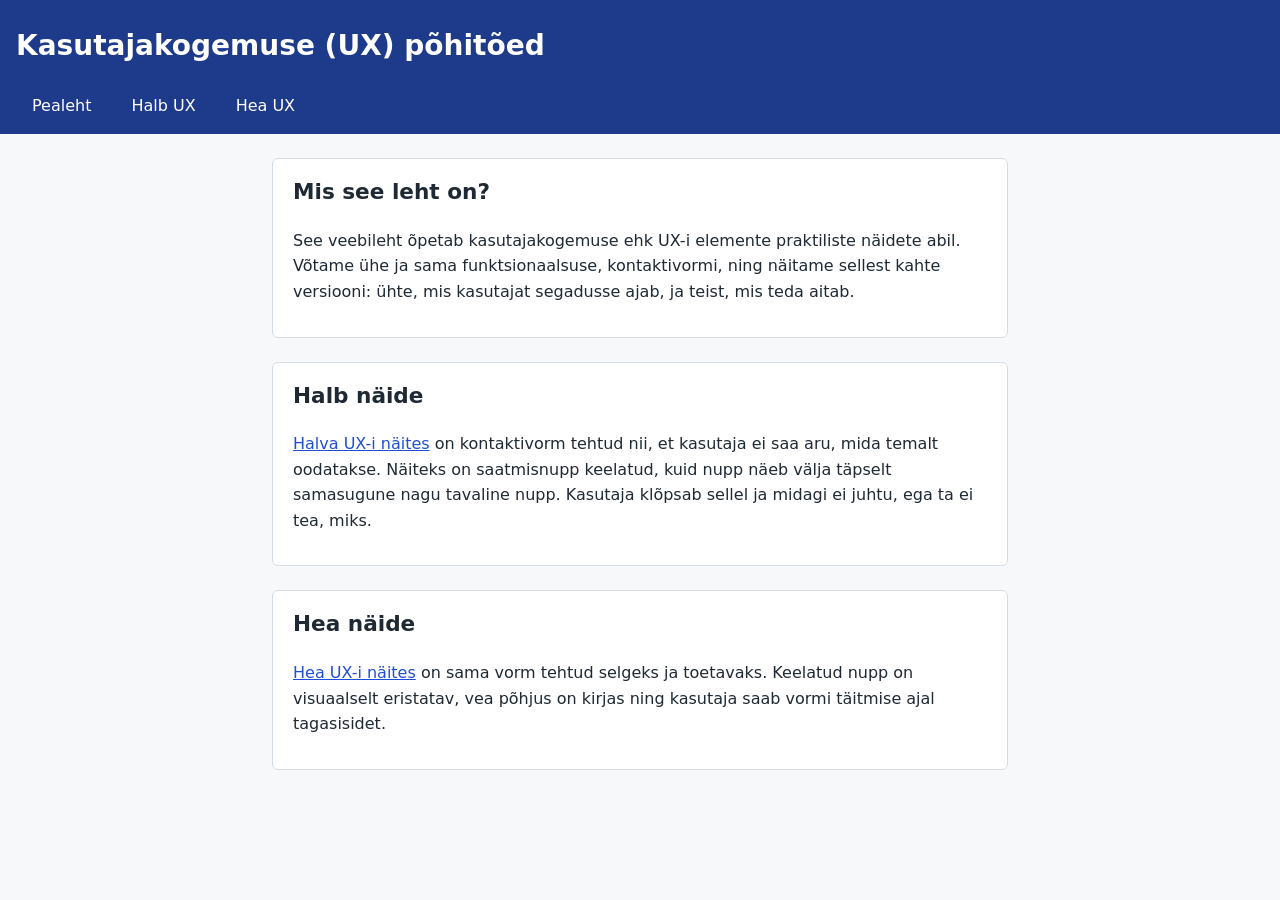
<file: index.html>
<!DOCTYPE html>
<html lang="et">
<head>
  <meta charset="utf-8">
  <meta name="viewport" content="width=device-width, initial-scale=1">
  <title>UX põhitõed – Pealeht</title>
  <link rel="stylesheet" href="style.css">
</head>
<body>
  <header class="site-header">
    <h1>Kasutajakogemuse (UX) põhitõed</h1>
    <nav aria-label="Peamenüü">
      <ul>
        <li><a href="index.html">Pealeht</a></li>
        <li><a href="halb-ux.html">Halb UX</a></li>
        <li><a href="hea-ux.html">Hea UX</a></li>
      </ul>
    </nav>
  </header>

  <main>
    <section>
      <h2>Mis see leht on?</h2>
      <p>
        See veebileht õpetab kasutajakogemuse ehk UX-i elemente praktiliste
        näidete abil. Võtame ühe ja sama funktsionaalsuse, kontaktivormi, ning
        näitame sellest kahte versiooni: ühte, mis kasutajat segadusse ajab,
        ja teist, mis teda aitab.
      </p>
    </section>

    <section>
      <h2>Halb näide</h2>
      <p>
        <a href="halb-ux.html">Halva UX-i näites</a> on kontaktivorm tehtud nii,
        et kasutaja ei saa aru, mida temalt oodatakse. Näiteks on saatmisnupp
        keelatud, kuid nupp näeb välja täpselt samasugune nagu tavaline nupp.
        Kasutaja klõpsab sellel ja midagi ei juhtu, ega ta ei tea, miks.
      </p>
    </section>

    <section>
      <h2>Hea näide</h2>
      <p>
        <a href="hea-ux.html">Hea UX-i näites</a> on sama vorm tehtud selgeks
        ja toetavaks. Keelatud nupp on visuaalselt eristatav, vea põhjus on
        kirjas ning kasutaja saab vormi täitmise ajal tagasisidet.
      </p>
    </section>
  </main>
</body>
</html>
</file>
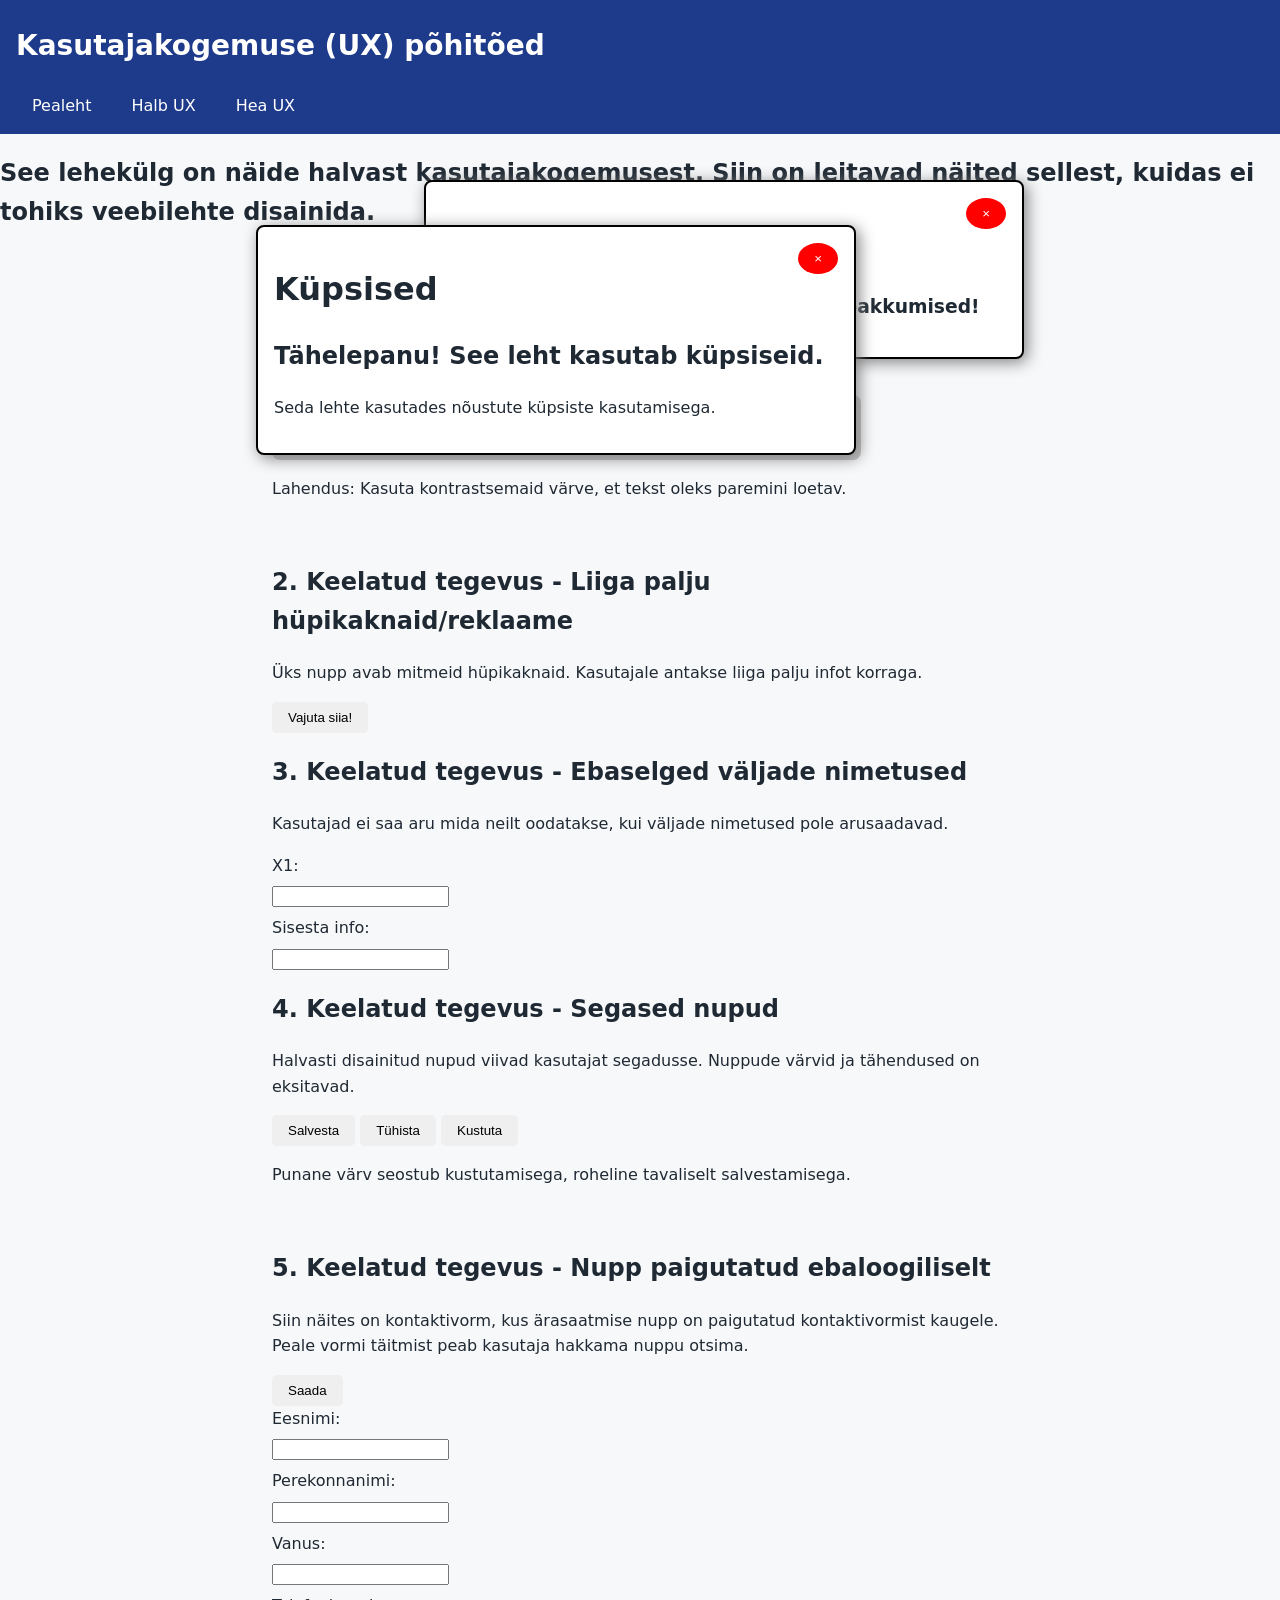
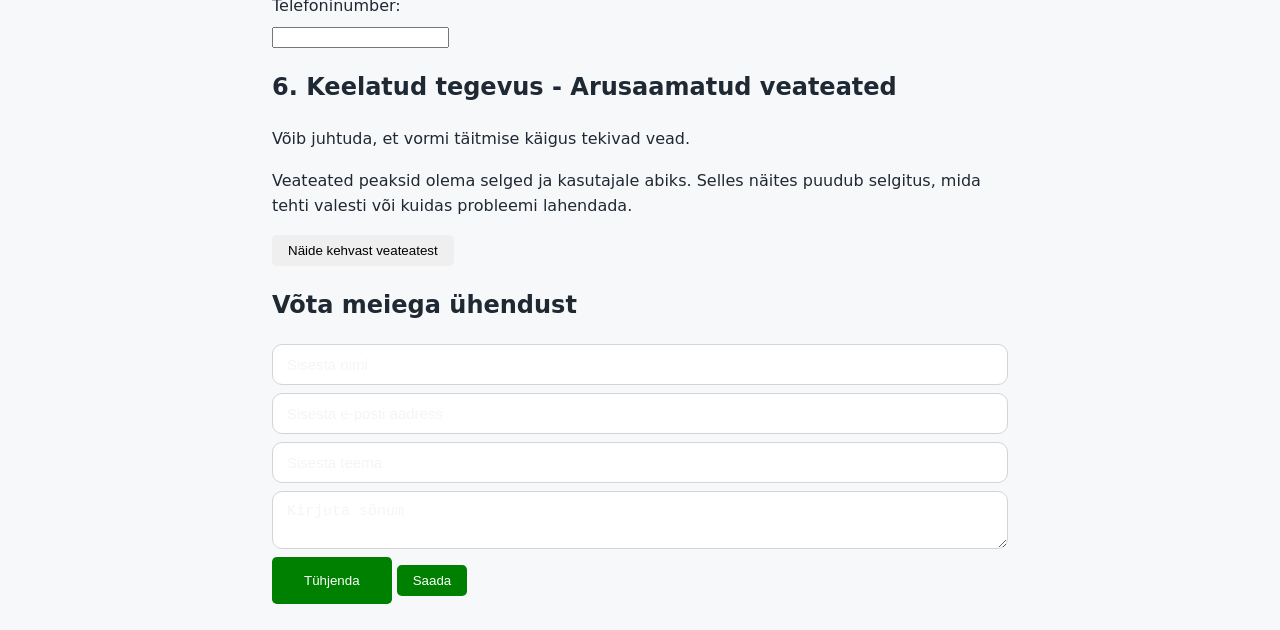
<file: halb-ux.html>
<!DOCTYPE html>
<html lang="et">
<head>
    <meta charset ="UTF-8">
    <meta name="viewport" content="width=device-width, initial-scale=1">
    <link rel="stylesheet" href="style.css">
<title>Halb UX</title>
</head>
<body>
      <header class="site-header">
    <h1>Kasutajakogemuse (UX) põhitõed</h1>
    <nav aria-label="Peamenüü">
      <ul>
        <li><a href="index.html">Pealeht</a></li>
        <li><a href="halb-ux.html">Halb UX</a></li>
        <li><a href="hea-ux.html">Hea UX</a></li>
      </ul>
    </nav>
  </header>


<h2>See lehekülg on näide halvast kasutajakogemusest. Siin on leitavad näited sellest, kuidas ei tohiks veebilehte disainida.</h2>

<main class="bad-ux">
<h2>1. Keelatud tegevus - Halb värvikontrast</h2>
    <p>Halb värvikontrast tekitab raskusi teksti lugemisel. </p>
    <div class="kast">
        Halvasti loetav tekst
    </div>
    <p>Lahendus: Kasuta kontrastsemaid värve, et tekst oleks paremini loetav.</p>
<br>



<h2>2. Keelatud tegevus - Liiga palju hüpikaknaid/reklaame</h2>
<p>Üks nupp avab mitmeid hüpikaknaid. Kasutajale antakse liiga palju infot korraga.</p>
<button onclick="avaPopupid()">Vajuta siia!</button>

<div id="popup1" class="popup vasak">
    <button class="sulge" onclick="sulgePopup('popup1')">×</button>
    <h3>Liitu uudiskirjaga!</h3>
    <p>Saa viimased uudised oma e-postile.</p>
</div>

<div id="popup2" class="popup keskmine">
    <button class="sulge" onclick="sulgePopup('popup2')">×</button>
    <h3>Tähelepanu!</h3>
    <p>See veebileht kasutab küpsiseid.</p>
</div>

<div id="popup3" class="popup parem">
    <button class="sulge" onclick="sulgePopup('popup3')">×</button>
    <h3>Eripakkumine!</h3>
    <p>50% soodustus ainult täna.</p>
    <p>Sooduskood: "5050"</p>
</div>
<br>

<script>
function avaPopupid() {
    document.getElementById("popup1").style.display = "block";
    document.getElementById("popup2").style.display = "block";
    document.getElementById("popup3").style.display = "block";
}
function sulgePopup(id) {
    document.getElementById(id).style.display = "none";
}
function avaVeateade() {
    document.getElementById("popup4").style.display = "block";
}
function avaReklaamid() {
    document.getElementById("popup5").style.display = "block";
    document.getElementById("popup6").style.display = "block";
}
window.addEventListener("DOMContentLoaded", avaReklaamid);
</script>



<h2>3. Keelatud tegevus - Ebaselged väljade nimetused</h2>
<p>Kasutajad ei saa aru mida neilt oodatakse, kui väljade nimetused pole arusaadavad.</p>
<label>X1:</label>
<input type="text">

<label>Sisesta info:</label>
<input type="text">



<h2>4. Keelatud tegevus - Segased nupud</h2>
<p>Halvasti disainitud nupud viivad kasutajat segadusse. Nuppude värvid ja tähendused on eksitavad.</p>
<button class="bad-ux .salvesta">Salvesta</button>
<button class="bad-ux .tühista">Tühista</button>
<button class="bad-ux .kustuta">Kustuta</button>
<p>Punane värv seostub kustutamisega, roheline tavaliselt salvestamisega.</p>
<br>

<h2>5. Keelatud tegevus - Nupp paigutatud ebaloogiliselt</h2>
<p>Siin näites on kontaktivorm, kus ärasaatmise nupp on paigutatud kontaktivormist kaugele. Peale vormi täitmist peab kasutaja hakkama nuppu otsima.</p>
<button class="bad-ux .saada">Saada</button>
<label>Eesnimi:</label>
<input type="text">

<label>Perekonnanimi:</label>
<input type="text">

<label>Vanus:</label>
<input type="text">

<label>Telefoninumber:</label>
<input type="text">


<h2>6. Keelatud tegevus - Arusaamatud veateated</h2>
<p>Võib juhtuda, et vormi täitmise käigus tekivad vead.</p>
<p>Veateated peaksid olema selged ja kasutajale abiks. Selles näites puudub selgitus, mida tehti valesti või kuidas probleemi lahendada.</p>

<button onclick="avaVeateade()">Näide kehvast veateatest</button>
<div id="popup4" class="popup keskmine">
    <button class="sulge" onclick="sulgePopup('popup4')">×</button>
    <h3>HTTP 400 Bad Request</h3>
</div>

<div id="popup5" class="reklaam parem">
    <button class="sulge" onclick="sulgePopup('popup5')">×</button>
    <h1>Uudiskiri!</h1>
    <h3>Liitu meie uudiskirjaga ja saa erilised pakkumised!</h3>
</div>

<div id="popup6" class="reklaam vasak">
    <button class="sulge" onclick="sulgePopup('popup6')">×</button>
    <h1>Küpsised</h1>
    <h2>Tähelepanu! See leht kasutab küpsiseid.</h2>
    <p>Seda lehte kasutades nõustute küpsiste kasutamisega.</p>
</div>



<div class="contact">
      <h2>Võta meiega ühendust</h2>
      <!-- TODO: Lisa mingisugune pilt -->

      <form class="bad-ux-contact-form" action="/cgi-bin/contact.py" method="POST" onsubmit="avaVeateade(); return false;">
        <div>
          <label for="name"></label>
          <input type="text" id="name" name="name" placeholder="Sisesta nimi" required>
        </div>
        <div>
          <label for="email"></label>
          <input type="email" id="email" name="email" placeholder="Sisesta e-posti aadress" required>
        </div>
        <div>
          <label for="subject"></label>
          <input type="text" id="subject" name="subject" placeholder="Sisesta teema">
        </div>
        <div>
          <label for="content"></label>
          <textarea id="content" name="content" placeholder="Kirjuta sõnum" required></textarea>
        </div>
        
        <div class="buttons">
          <button class="clear" type="button">Tühjenda</button>
          <button class="submit" type="submit">Saada</button>
        </div>
      </form>
    </div>
</main>
</body>
</html>
</file>
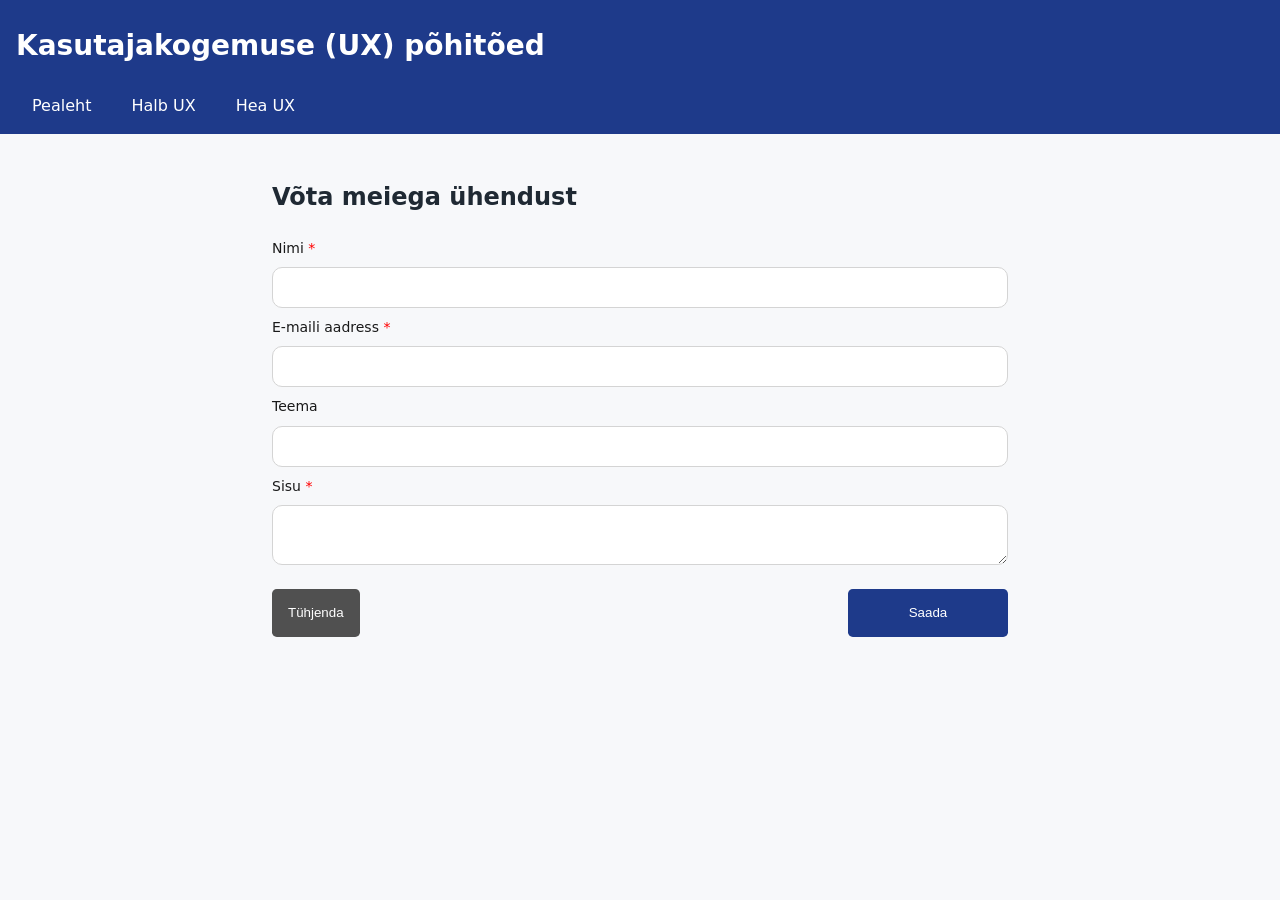
<file: hea-ux.html>
<!DOCTYPE html>
<html lang="et">
<head>
  <meta charset="utf-8">
  <meta name="viewport" content="width=device-width, initial-scale=1">
  <title>UX põhitõed - hea kasutajakogemuse näide</title>
  <link rel="stylesheet" href="style.css">
</head>
<body>
  <header class="site-header">
    <h1>Kasutajakogemuse (UX) põhitõed</h1>
    <nav aria-label="Peamenüü">
      <ul>
        <li><a href="index.html">Pealeht</a></li>
        <li><a href="halb-ux.html">Halb UX</a></li>
        <li><a href="hea-ux.html">Hea UX</a></li>
      </ul>
    </nav>
  </header>

  <main class="good-ux">
    <div class="contact">
      <h2>Võta meiega ühendust</h2>
      <!-- TODO: Lisa mingisugune pilt -->

      <form action="/cgi-bin/contact.py" method="POST">
        <div>
          <label for="name">Nimi</label>
          <input type="text" id="name" name="name" required>
        </div>
        <div>
          <label for="email">E-maili aadress</label>
          <input type="email" id="email" name="email" required>
        </div>
        <div>
          <label for="subject">Teema</label>
          <input type="text" id="subject" name="subject">
        </div>
        <div>
          <label for="content">Sisu</label>
          <textarea id="content" name="content" required></textarea>
        </div>
        
        <div class="buttons">
          <button class="clear" type="button">Tühjenda</button>
          <button class="submit" type="submit">Saada</button>
        </div>
      </form>
    </div>
  </main>
</body>
</html>
</file>
<file: style.css>
:root {
  --color-bg: #f7f8fa;
  --color-text: #1f2933;
  --color-primary: #1d4ed8;
  --color-primary-dark: #1e3a8a;
  --color-surface: #ffffff;
  --color-border: #d5dbe3;
}

* {
  box-sizing: border-box;
}

body {
  margin: 0;
  font-family: system-ui, -apple-system, "Segoe UI", Roboto, sans-serif;
  line-height: 1.6;
  color: var(--color-text);
  background-color: var(--color-bg);
}

.site-header {
  background-color: var(--color-primary-dark);
  color: #ffffff;
  padding: 1.5rem 1rem 0.5rem;
}

.site-header h1 {
  margin: 0 0 1rem;
  font-size: 1.75rem;
}

nav ul {
  display: flex;
  flex-wrap: wrap;
  gap: 0.5rem;
  margin: 0;
  padding: 0;
  list-style: none;
}

nav a {
  display: inline-block;
  padding: 0.5rem 1rem;
  color: #ffffff;
  text-decoration: none;
  border-radius: 4px 4px 0 0;
}

nav a:hover,
nav a:focus {
  background-color: var(--color-primary);
}

main {
  max-width: 48rem;
  margin: 0 auto;
  padding: 1.5rem 1rem;
}

section {
  margin-bottom: 1.5rem;
  padding: 1rem 1.25rem;
  background-color: var(--color-surface);
  border: 1px solid var(--color-border);
  border-radius: 6px;
}

section h2 {
  margin-top: 0;
  font-size: 1.35rem;
}

main a {
  color: var(--color-primary);
}

main a:hover {
  color: var(--color-primary-dark);
}

a:focus-visible {
  outline: 3px solid #f59e0b;
  outline-offset: 2px;
}

/* SEKTSIOON: HEA UX */
.good-ux button:disabled {
  cursor: not-allowed;
}

.good-ux .contact label {
  font-size: 14px;
  color: #1a1a1a;
}

.good-ux .contact label:has(+ input[required])::after,
.good-ux .contact label:has(+ textarea[required])::after {
  content: " *";
  color: red;
  display: inline;
}

.good-ux .contact input, .good-ux .contact textarea {
  padding: 11px 14px;
  font-size: 15px;
  border: 1px solid #d4d4d4;
  border-radius: 10px;
  background: #fff;
  transition: border-color 120ms, box-shadow 120ms;
  width: 100%;
}

.good-ux .contact .buttons {
  display: flex;
  justify-content: space-between;
  margin-top: 1rem;
  height: 3rem;
}

.good-ux .contact .buttons .clear {
  background-color: #505050;
  color: white;
}

.good-ux .contact .buttons .clear:hover {
  background-color: #585858;
}

.good-ux .contact .buttons .submit {
  background-color: var(--color-primary-dark);
  color: white;
  width: 10rem;
}

.good-ux .contact .buttons .submit:hover {
  background-color: var(--color-primary);
}

/* SEKTSIOON: HALB UX */
button {
  padding: 0.5rem 1rem;
  border: none;
  border-radius: 0.3rem;
  cursor: pointer;
}
button:active {
    transform: scale(0.95);
}
.bad-ux-salvesta {
  background-color:brown;
  color:white;
}
.bad-ux-tühista {
  background-color:blue;
  color:white;
}
.bad-ux-kustuta {
  background-color:green;
  color:white;
}
.bad-ux .contact input,
.bad-ux .contact textarea {
  background-color: #ffffff;
}
.bad-ux .contact input::placeholder,
.bad-ux .contact textarea::placeholder {
  color: #f5f5f5;
  opacity: 1;
}
.bad-ux .contact input, .bad-ux .contact textarea {
  padding: 11px 14px;
  font-size: 15px;
  border: 1px solid #d4d4d4;
  border-radius: 10px;
  background: #fff;
  transition: border-color 120ms, box-shadow 120ms;
  width: 100%;
}
.bad-ux .contact .buttons .submit {
  background-color:green;
  color:white;
  padding: 0.5rem 1rem;
}
.bad-ux .contact .buttons .clear {
  background-color:green;
  color:white;
  padding: 1rem 2rem;
}
.kast {
    background-color: #bfbfbf;
    color: #b5b5b5;
    padding: 1.25rem;
    width: 80%;
    border-radius: 0.5rem;
}
.popup {
    display: none;
    position: fixed;
    width: 30%;
    min-width: 17.5rem;
    max-width: 37.5rem;
    padding: 1rem;
    background-color: white;
    border: 0.125rem solid black;
    border-radius: 0.5rem;
    box-shadow: 0.2rem 0.2rem 1rem gray;
}
.reklaam {
    display: none;
    position: fixed;
    width: 40%;
    min-width: 37.5rem;
    max-width: 57.5rem;
    padding: 1rem;
    background-color: white;
    border: 0.125rem solid black;
    border-radius: 0.5rem;
    box-shadow: 0.2rem 0.2rem 1rem gray;
}

.vasak {
    top: 25%;
    left: 20%;
}

.keskmine {
    top: 45%;
    left: 50%;
    transform: translateX(-50%);
}

.parem {
    top: 20%;
    right: 20%;
}

.sulge {
    float: right;
    background: red;
    color: white;
    border: none;
    cursor: pointer;
    border-radius: 50%;
}

label,
input {
    display: block;
    margin-bottom: 0.5rem;
}

.saada {
  background-color: green;
  color: white;
  margin-left: 50rem;
  margin-top: 0.5rem;
}
</file>
